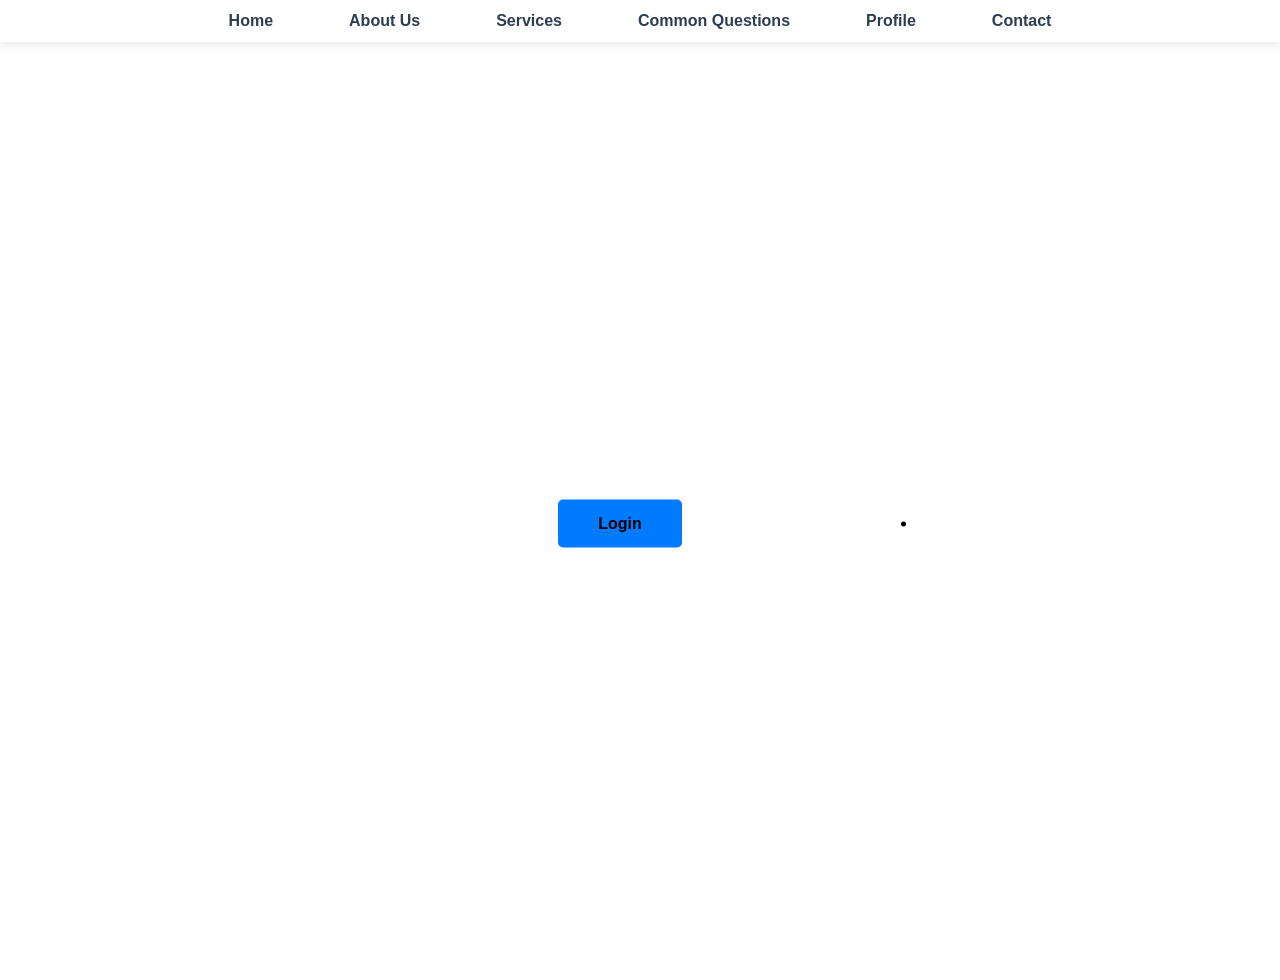
<file: index.html>
<!DOCTYPE html>
<html lang="ar" dir="rtl">
<head>
  <meta charset="UTF-8" />
  <meta name="viewport" content="width=device-width, initial-scale=1" />
  <title>Home</title>
  <link rel="stylesheet" href="css/home-style.css">
  <style>

    /* زر تسجيل الدخول */
    .btn-login a {
      display: inline-block;
      padding: 15px 40px;
      background-color: #007bff;
      color: black;
      text-decoration: none;
      border-radius: 5px;
      font-weight: bold;
      transition: background-color 0.3s ease, transform 0.2s ease;
    }

    .btn-login a:hover {
      background-color: #0056b3;
      transform: translateY(-2px);
      color: aliceblue;
    }

  </style>
</head>
<body>

  <!-- شريط المهام -->
  <div class="taskbar">
    <ul>
      <li><a href="contact.html">Contact</a></li>
      <li><a href="profile.html">Profile</a></li>
      <li><a href="CommonQuestions.html">Common Questions</a></li>
      <li><a href="services.html">Services</a></li>
      <li><a href="AboutUs.html">About Us</a></li>
      <li><a href="index.html">Home</a></li>
    </ul>
  </div>

  <!-- الفيديو على كامل الشاشة -->
  <div class="video-container">
    <video autoplay muted loop playsinline id="myVideo">
      <!-- الاسم مطابق لاسم الملف الفعلي: video/Home.mp4 (حرف H كبير) -->
      <source src="video/Home.mp4" type="video/mp4">
    </video>

    <!-- مربع الهدف في منتصف الفيديو -->
    <div class="video-overlay">
      <div class="goal-box">
        <h1>
          We at Uqlat Al-Suqour Municipality strive to provide a reliable and efficient business environment
        </h1>
        <ul>
          <li class="btn-login">
            <a href="login.html">Login</a>
          </li>
        </ul>
      </div>
    </div>
  </div>

</body>
</html>
</file>
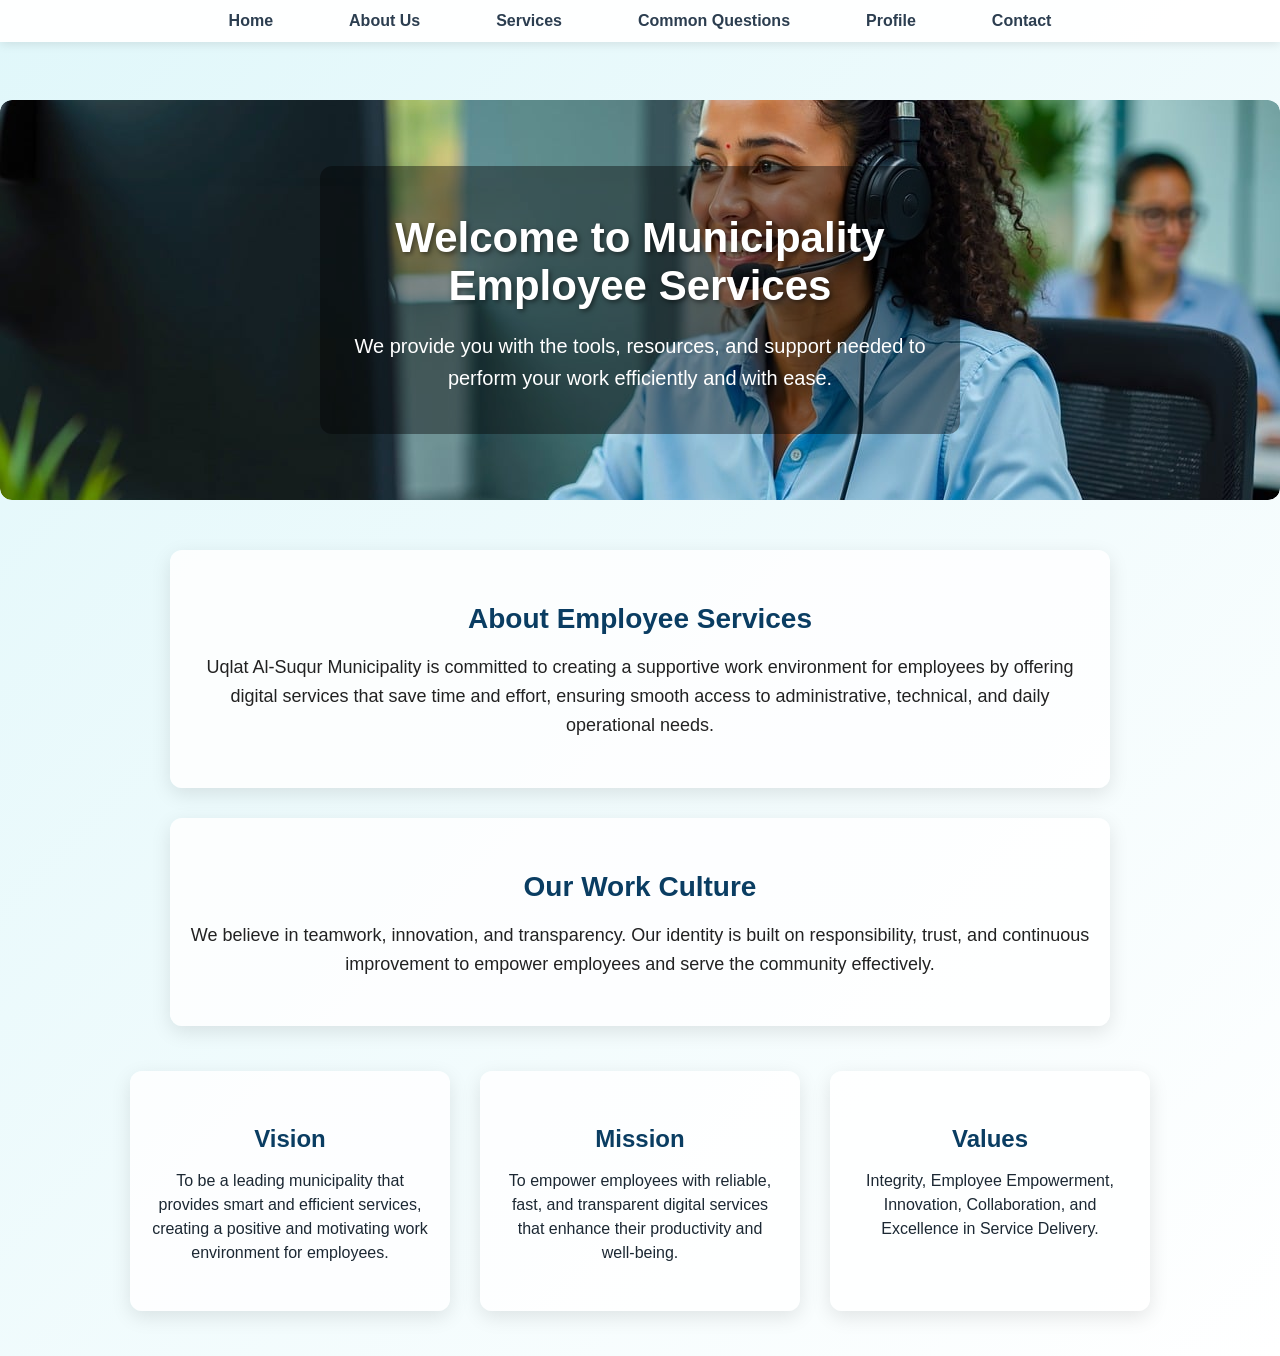
<file: AboutUs.html>
<!DOCTYPE html>
<html lang="en" dir="ltr">
<head>
  <meta charset="UTF-8" />
  <meta name="viewport" content="width=device-width, initial-scale=1" />
  <title>Municipality Employee Services</title>
  <link rel="stylesheet" href="css/About Us.css">
</head>
<body>

  <!-- Taskbar -->
  <div class="taskbar">
  <ul>
    <li><a href="index.html">Home</a></li>
    <li><a href="AboutUs.html">About Us</a></li>
    <li><a href="services.html">Services</a></li>
    <li><a href="CommonQuestions.html">Common Questions</a></li>
    <li><a href="profile.html">Profile</a></li>
    <li><a href="contact.html">Contact</a></li>
  </ul>
</div>


  <!-- Page Content -->
  <div class="home-content">

    <!-- Welcome Section with Image -->
    <div class="welcome-message">
      <img src="images/how we are.jpg" alt="how we are">
      <div class="welcome-text">
        <h1>Welcome to Municipality Employee Services</h1>
        <p>We provide you with the tools, resources, and support needed to perform your work efficiently and with ease.</p>
      </div>
    </div>

    <!-- Introduction -->
    <div class="introduction">
      <h2>About Employee Services</h2>
      <p>Uqlat Al-Suqur  Municipality is committed to creating a supportive work environment for employees by offering digital services that save time and effort, ensuring smooth access to administrative, technical, and daily operational needs.</p>
    </div>

    <!-- Our Culture -->
    <div class="culture">
      <h2>Our Work Culture</h2>
      <p>We believe in teamwork, innovation, and transparency. Our identity is built on responsibility, trust, and continuous improvement to empower employees and serve the community effectively.</p>
    </div>

    <!-- Vision, Mission, Values -->
    <div class="vision-mission-values">
      <div class="vmv-item">
        <h3>Vision</h3>
        <p>To be a leading municipality that provides smart and efficient services, creating a positive and motivating work environment for employees.</p>
      </div>
      <div class="vmv-item">
        <h3>Mission</h3>
        <p>To empower employees with reliable, fast, and transparent digital services that enhance their productivity and well-being.</p>
      </div>
      <div class="vmv-item">
        <h3>Values</h3>
        <p>Integrity, Employee Empowerment, Innovation, Collaboration, and Excellence in Service Delivery.</p>
      </div>
    </div>

  </div>

</body>
</html>
</file>
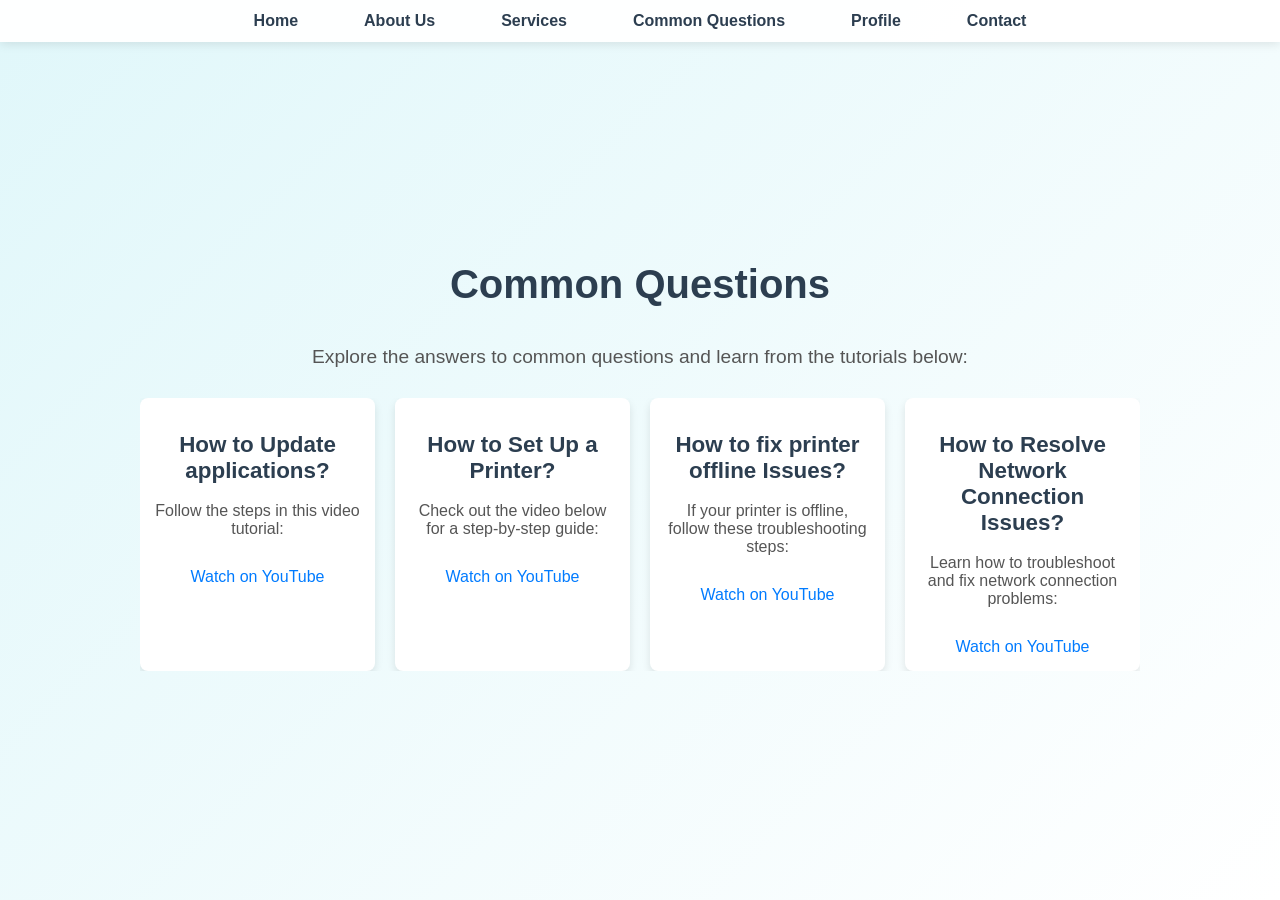
<file: CommonQuestions.html>
<!DOCTYPE html>
<html lang="en">
<head>
  <meta charset="UTF-8">
  <meta name="viewport" content="width=device-width, initial-scale=1">
  <title>Our Services</title>
  <link rel="stylesheet" href="css/Common Questions.css">
</head>
<body>

  <!-- Taskbar -->
  <div class="taskbar">
    <ul>
      <li><a href="index.html">Home</a></li>
      <li><a href="AboutUs.html">About Us</a></li>
      <li><a href="services.html" >Services</a></li>
      <li><a href="CommonQuestions.html" >Common Questions</a></li>
      <li><a href="profile.html">Profile</a></li>
      <li><a href="contact.html">Contact</a></li>
    </ul>
  </div>

  <!-- Frequently Asked Questions Section -->
  <section class="faq-section">
    <h1>Common Questions</h1>
    <p>Explore the answers to common questions and learn from the tutorials below:</p>

    <div class="faq-grid" id="faqGrid">
      <!-- Common Questions 1 -->
      <div class="faq-card" data-faq="Update applications">
        
        <h2>How to Update applications?</h2>
        <p>Follow the steps in this video tutorial:</p>
        <a href="https://youtube.com/shorts/-etABZBvP-s?si=-4lremSEbaw3TTL7" target="_blank" class="faq-link">Watch on YouTube</a>
      </div>

      <!-- Common Questions 2 -->
      <div class="faq-card" data-faq="Printer Setup">
        <h2>How to Set Up a Printer?</h2>
        <p>Check out the video below for a step-by-step guide:</p>
        <a href="https://youtube.com/shorts/Bip9AFdVaOc?si=VTjEtwQVKz0f0Fpi" target="_blank" class="faq-link">Watch on YouTube</a>
      </div>

      <!-- Common Questions 3 -->
      <div class="faq-card" data-faq="Printer Setup">
        <h2>How to fix printer offline Issues?</h2>
        <p>If your printer is offline, follow these troubleshooting steps:</p>
        <a href="https://youtube.com/shorts/8rzlpu0N3ac?si=Y6CmQPAmGBBhgCKc" target="_blank" class="faq-link">Watch on YouTube</a>
      </div>

     <!-- Common Questions 4 -->
      <div class="faq-card" data-faq="Printer Setup">
        <h2>How to Resolve Network Connection Issues?</h2>
        <p>Learn how to troubleshoot and fix network connection problems:</p>
        <a href="https://youtube.com/shorts/M2y5k900xTA?si=SbmBCXxkM9CT999g" target="_blank" class="faq-link">Watch on YouTube</a>
      </div>


      
    </div>
  </section>

  
</body>
</html>
</file>
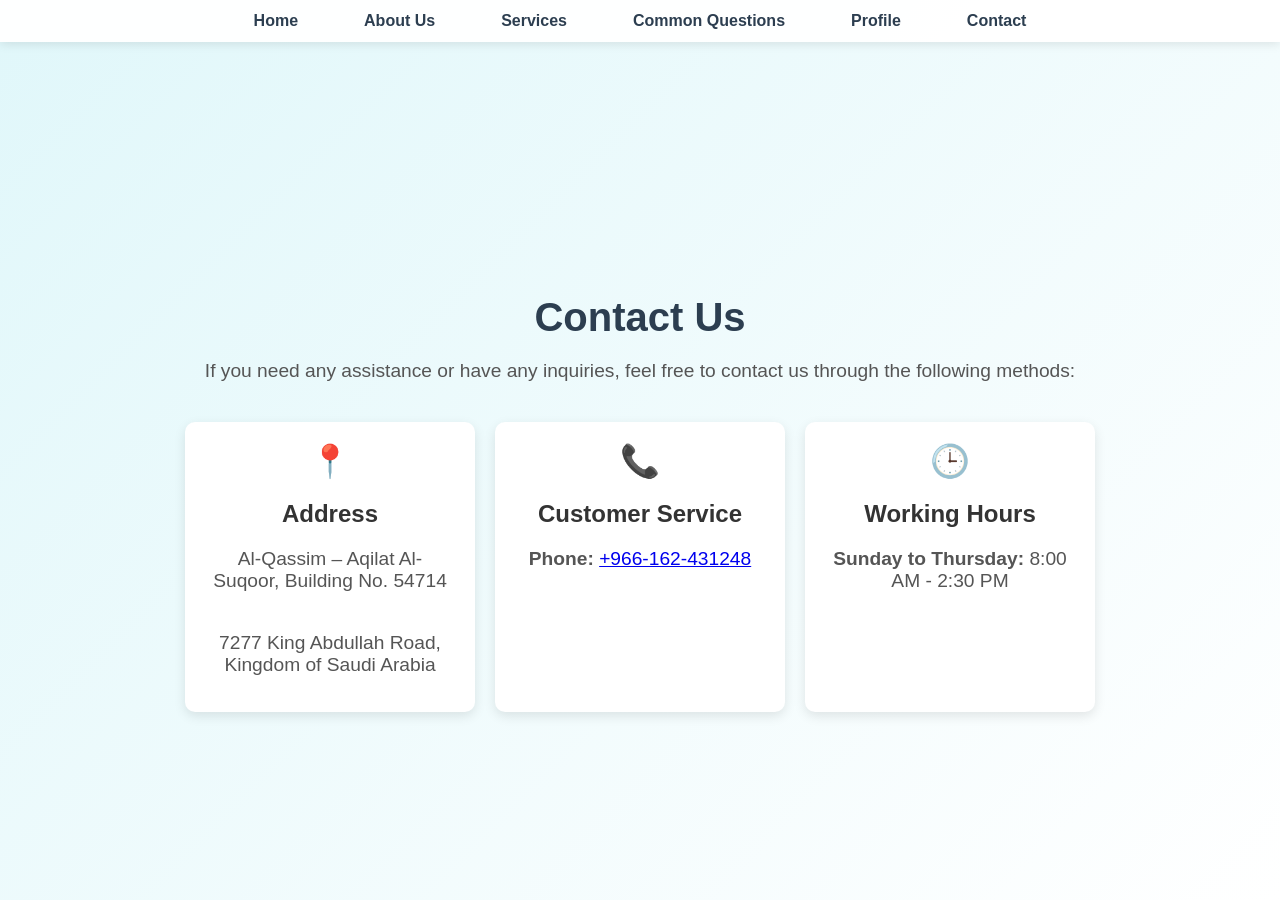
<file: contact.html>
<!DOCTYPE html>
<html lang="en" dir="ltr">
<head>
  <meta charset="UTF-8" />
  <meta name="viewport" content="width=device-width, initial-scale=1" />
  <title>Contact</title>
  <link rel="stylesheet" href="css/contact-style.css?v=2">
</head>
<body>

  <!-- شريط المهام -->
  <div class="taskbar">
    <ul>
    <li><a href="index.html">Home</a></li>
    <li><a href="AboutUs.html">About Us</a></li>
    <li><a href="services.html">Services</a></li>
    <li><a href="CommonQuestions.html">Common Questions</a></li>
    <li><a href="profile.html">Profile</a></li>
    <li><a href="contact.html">Contact</a></li>
  </ul>
  </div>

  <!-- محتوى صفحة التواصل -->
  <div class="contact-content">
    <h1>Contact Us</h1>
    <p>If you need any assistance or have any inquiries, feel free to contact us through the following methods:</p>

    <!-- تنسيق معلومات الاتصال -->
    <div class="contact-info">
      <!-- الموقع -->
      <div class="info-item">
        <span class="icon">📍</span>
        <h2>Address</h2>
        <p>Al-Qassim – Aqilat Al-Suqoor, Building No. 54714</p>
        <p>7277 King Abdullah Road, Kingdom of Saudi Arabia</p>
      </div>
      <!-- الهاتف -->
      <div class="info-item">
        <span class="icon">📞</span>
        <h2>Customer Service</h2>
        <p><strong>Phone:</strong> <a href="tel:+966162431248">+966-162-431248</a></p>
      </div>
      <!-- ساعات العمل -->
      <div class="info-item">
        <span class="icon">🕒</span>
        <h2>Working Hours</h2>
        <p><strong>Sunday to Thursday:</strong> 8:00 AM - 2:30 PM</p>
      </div>
    </div>
  </div>

</body>
</html>
</file>
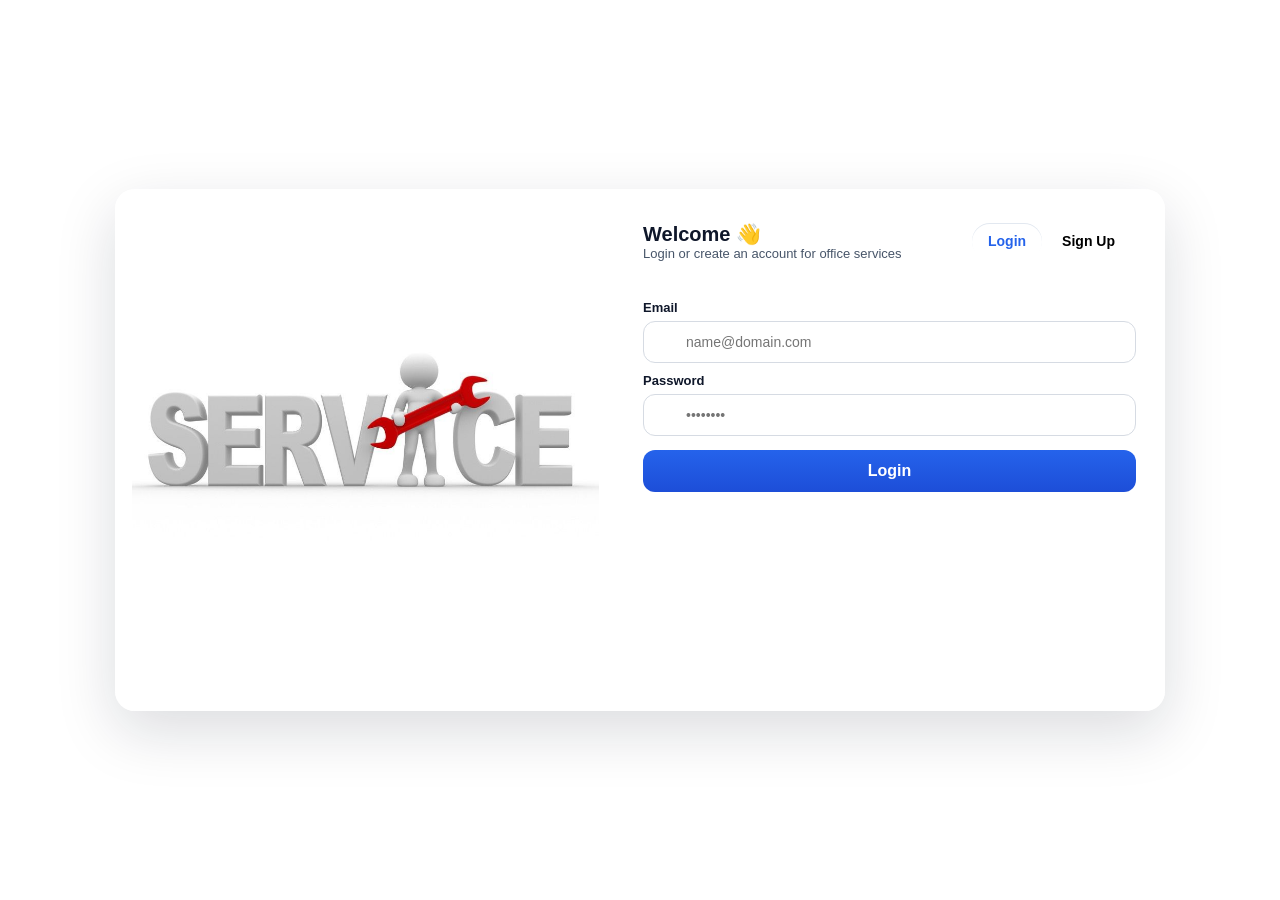
<file: login.html>
<!DOCTYPE html>
<html lang="en">
<head>
  <meta charset="UTF-8">
  <meta name="viewport" content="width=device-width, initial-scale=1.0">
  <title>Municipality Services</title>
  <link rel="stylesheet" href="css/login-style.css">
  <script src="js/login-script.js" defer></script>
</head>
<body>

<!-- DEBUG: build 001 -->


  <main class="page">
    <section class="shell">
      <!-- Left: image -->
      <aside class="aside">
        <img src="images/Login image.jpeg" alt="SERVICE">
      </aside>

      <!-- Right: forms -->
      <div class="panel">
        <div class="header">
          <div>
            <div class="title">Welcome 👋</div>
            <div class="sub">Login or create an account for office services</div>
          </div>
          <div class="tabs" role="tablist">
            <button class="tab" id="tab-login" aria-selected="true">Login</button>
            <button class="tab" id="tab-signup" aria-selected="false">Sign Up</button>
          </div>
        </div>

        <!-- Login form -->
        <form id="pane-login" class="active" action="php/login.php" method="POST">

          <div class="field">
            <label for="loginEmail">Email</label>
            <input id="loginEmail" type="email" name="loginEmail" placeholder="name@domain.com" required>
          </div>

          <div class="field">
            <label for="loginPass">Password</label>
            <input id="loginPass" type="password" name="loginPass" placeholder="••••••••" required>
          </div>

          <button class="btn" type="submit">Login</button>
          <div id="loginMsg" class="msg"></div>
        </form>

        <!-- Signup form -->
        <form id="pane-signup" 
              action="/training_project/php/signup.php" method="POST">
          <div class="field">
            <label for="suName">Name</label>
            <input id="suName" type="text" name="name" placeholder="Your Name" required>
          </div>

          <div class="field">
            <label for="suEmail">Email</label>
            <input id="suEmail" type="email" name="email" placeholder="name@domain.com" required>
          </div>

          <div class="field">
            <label for="suPass">Password</label>
            <input id="suPass" type="password" name="password" placeholder="••••••••" required>
          </div>

          <div class="row">
            <div class="col">
              <div class="field">
                <label for="suDept">Department</label>
                <select id="suDept" name="department" required>
                  <option value="">Select Department</option>
                  <option>IT</option>
                  <option>Finance</option>
                  <option>HR</option>
                  <option>Legal</option>
                  <option>PR</option>
                </select>
              </div>
            </div>
            <div class="col">
              <div class="field">
                <label for="suOffice">Office Number</label>
                <input id="suOffice" type="text" name="office_number" placeholder="Ex: 105" required>
              </div>
            </div>
          </div>

          <button class="btn" type="submit">Create Account</button>
          <div id="suMsg" class="msg"></div>
        </form>
      </div>
    </section>
  </main>

  <script type="text/javascript">
    // تبديل بين النماذج
    document.getElementById('tab-login').addEventListener('click', function() {
        document.getElementById('pane-login').classList.add('active');
        document.getElementById('pane-signup').classList.remove('active');
        this.setAttribute('aria-selected', 'true');
        document.getElementById('tab-signup').setAttribute('aria-selected', 'false');
    });

    document.getElementById('tab-signup').addEventListener('click', function() {
        document.getElementById('pane-signup').classList.add('active');
        document.getElementById('pane-login').classList.remove('active');
        this.setAttribute('aria-selected', 'true');
        document.getElementById('tab-login').setAttribute('aria-selected', 'false');
    });
  </script>
</body>
</html>
</file>
<file: css/home-style.css>
/* إعدادات الفريم */
* {
  box-sizing: border-box;
}

html,
body {
  height: 100%;
  margin: 0;
  font-family: Arial, sans-serif;
  color: var(--txt);
  min-height: 100vh;
}

/* تنسيق الفيديو ليغطي كامل الشاشة */
video#myVideo {
  position: fixed;
  top: 0;
  left: 0;
  width: 100%;
  height: 100%;
  object-fit: cover;
  z-index: -1;
}

/* تنسيق شريط المهام */
.taskbar {
  background-color: rgba(255, 255, 255, 0.95); /* خلفية شفافة */
  position: fixed;
  top: 0;
  width: 100%;
  z-index: 1000;
  box-shadow: 0 2px 10px rgba(0,0,0,0.1);
  padding: 12px 0;
}

.taskbar ul {
  list-style: none;
  display: flex;
  justify-content: center;
  margin: 0;
  padding: 0;
}

.taskbar ul li {
  margin: 0 20px;
}

.taskbar ul li a {
  color: #2C3E50;
  text-decoration: none;
  font-weight: bold;
  padding: 10px 18px;
  font-size: 16px;
  border-radius: 8px;
  transition: 0.3s;
}

.taskbar ul li a:hover,
.taskbar ul li a.active {
  background-color: #2196F3; /* تم التغيير إلى أزرق */
  color: #fff;
}

/* تنسيق محتوى الفيديو */
.video-container {
  padding: 0;
  text-align: center;
  background-color: transparent;
  margin-top: 80px; /* ترك مسافة أسفل شريط المهام */
}

/* مربع الهدف في منتصف الفيديو */
.video-overlay {
  position: absolute;
  top: 50%;
  left: 50%;
  transform: translate(-50%, -50%);
}

.goal-box {
  padding: 20px 30px;
  border-radius: 10px;
  max-width: 700px;
  text-align: center;
}

.goal-box h1 {
  color: #ffffff;
  font-size: 35px; /* السطر الأول */
  font-weight: 700;
  line-height: 1.4;
  margin: 0;
}

.goal-box h1 span {
  display: block;
  font-size: 18px; /* السطر الثاني */
  font-weight: 400;
  margin-top: 10px;
  line-height: 1.5;
}
</file>
<file: css/About Us.css>
/* General Styles */
body {
  margin: 0;
  font-family: 'Arial', sans-serif;
  background: #e6f2ff; /* خلفية فاتحة */
  color: #222;
}

/* شريط المهام */
.taskbar {
  background-color: rgba(255, 255, 255, 0.95);
  position: fixed;
  top: 0;
  width: 100%;
  z-index: 1000;
  box-shadow: 0 2px 10px rgba(0,0,0,0.1);
  padding: 12px 0;
}

.taskbar ul {
  list-style: none;
  display: flex;
  justify-content: center;
  margin: 0;
  padding: 0;
}

.taskbar ul li {
  margin: 0 20px;
}

.taskbar ul li a {
  color: #2C3E50;
  text-decoration: none;
  font-weight: bold;
  padding: 10px 18px;
  font-size: 16px;
  border-radius: 8px;
  transition: 0.3s;
}

.taskbar ul li a:hover,
.taskbar ul li a.active {
  background-color: #2196F3; /* تم التغيير إلى أزرق */
  color: #fff;
}

/* محتوى الصفحة */
.home-content {
  margin-top: 100px;
  text-align: center;
}

/* رسالة الترحيب مع صورة داخل HTML */
.welcome-message {
  position: relative;
  height: 400px;
  margin-bottom: 50px;
  border-radius: 12px;
  overflow: hidden; /* يمنع خروج الصورة من الإطار */
}

.welcome-message img {
  width: 100%;
  height: 100%;
  object-fit: cover; /* تغطي كامل المربع */
  border-radius: 12px;
}

.welcome-message .welcome-text {
  position: absolute;
  top: 50%;
  left: 50%;
  transform: translate(-50%, -50%);
  color: white;
  text-align: center;
  padding: 20px;
  background: rgba(0,0,0,0.4); /* طبقة شفافة خلف النص */
  border-radius: 12px;
}

.welcome-message h1 {
  font-size: 42px;
  margin-bottom: 15px;
  text-shadow: 2px 2px 5px rgba(0,0,0,0.5);
}
.welcome-message p {
  font-size: 20px;
  line-height: 1.6;
}

/* مقدمة */
.introduction, .culture {
  background-color: rgba(255,255,255,0.85);
  margin: 30px auto;
  padding: 30px 20px;
  max-width: 900px;
  border-radius: 12px;
  box-shadow: 0 6px 20px rgba(0,0,0,0.1);
}
.introduction h2, .culture h2 {
  font-size: 28px;
  color: #0a3d62;
  margin-bottom: 15px;
}
.introduction p, .culture p {
  font-size: 18px;
  line-height: 1.6;
}

/* الرؤية المهمة القيم */
.vision-mission-values {
  display: flex;
  justify-content: center;
  flex-wrap: wrap;
  margin: 30px auto;
}
.vmv-item {
  background-color: rgba(255,255,255,0.85);
  padding: 30px 20px;
  margin: 15px;
  border-radius: 12px;
  width: 280px;
  box-shadow: 0 6px 20px rgba(0,0,0,0.1);
  transition: transform 0.3s, box-shadow 0.3s;
}
.vmv-item:hover {
  transform: translateY(-5px);
  box-shadow: 0 10px 25px rgba(0,0,0,0.15);
}
.vmv-item h3 {
  font-size: 24px;
  color: #0a3d62;
  margin-bottom: 12px;
}
.vmv-item p {
  font-size: 16px;
  color: #1c2833;
  line-height: 1.5;
}
body{
    background: linear-gradient(135deg, #e0f7fa, #ffffff);

}
</file>
<file: css/Common Questions.css>
/* =================== شريط المهام =================== */
.taskbar {
  background-color: rgba(255, 255, 255, 0.95); /* خلفية شفافة */
  position: fixed;
  top: 0;
  width: 100%;
  z-index: 1000;
  box-shadow: 0 2px 10px rgba(0, 0, 0, 0.1);
  padding: 12px 0;
}

.taskbar ul {
  list-style: none;
  display: flex;
  justify-content: center;
  margin: 0;
  padding: 0;
}

.taskbar ul li {
  margin: 0 15px;
}

.taskbar ul li a {
  color: #2C3E50;
  text-decoration: none;
  font-weight: bold;
  padding: 10px 18px;
  font-size: 16px;
  border-radius: 8px;
  transition: 0.3s;
}

.taskbar ul li a:hover,
.taskbar ul li a.active {
  background-color: #2196F3; /* تم التغيير إلى أزرق */
  color: #fff;
}

/* =================== محتوى الصفحة =================== */
body {
  font-family: 'Arial', sans-serif;
  margin: 0;
  padding: 0; /* تم إزالة padding-top لأنه ليس ضروري */
  background: linear-gradient(135deg, #e0f7fa, #ffffff);
  color: #2C3E50;
  min-height: 100vh; /* التأكد من تغطية كامل ارتفاع الصفحة */
  display: flex;
  justify-content: center; /* توسيط الأسئلة في الصفحة */
  align-items: center; /* توسيط الأسئلة عموديًا */
  flex-direction: column;
  box-sizing: border-box; /* التأكد من أن البُعد يتضمن padding والمحتوى */
}

/* =================== الأسئلة في سطر واحد =================== */
.faq-section {
  padding: 20px;
  background-color: transparent; /* جعل الخلفية شفافة */
  border-radius: 8px;
  width: 80%; /* عرض القسم */
  max-width: 1000px; /* الحد الأقصى للعرض */
  display: flex;
  flex-direction: column;
  align-items: center;
  text-align: center; /* توسيط النص */
}

.faq-section h1 {
  font-size: 2.5em;
  margin-bottom: 20px;
  color: #2C3E50;
}

.faq-section p {
  font-size: 1.2em;
  margin-bottom: 30px;
  color: #555;
}

/* =================== الأسئلة في مربعات =================== */
.faq-grid {
  display: flex;
  gap: 20px;
  justify-content: center; /* توسيط الأسئلة */
  flex-wrap: nowrap; /* إبقاء الأسئلة في سطر واحد */
  width: 100%;
  max-width: 1000px;
  margin: 0 auto; /* توسيط الشبكة */
  overflow-x: auto; /* السماح بالتمرير الأفقي إذا كانت الأسئلة كثيرة */
}

.faq-card {
  background-color: #fff; /* خلفية بيضاء للمربع */
  border-radius: 8px;
  padding: 15px;
  width: 100%;
  max-width: 250px; /* تحديد عرض كل مربع */
  text-align: center; /* توسيط النص داخل المربع */
  box-shadow: 0 4px 8px rgba(0, 0, 0, 0.1);
  transition: transform 0.3s ease, box-shadow 0.3s ease;
}

.faq-card img {
  width: 100%;
  height: auto;
  margin-bottom: 10px;
}

.faq-card h2 {
  font-size: 1.4em;
}

.faq-card p {
  font-size: 1em;
  color: #555;
}

.faq-link {
  color: #007bff;
  text-decoration: none;
}

.faq-link:hover {
  text-decoration: underline;
}

/* =================== التمرير (Scrollbar) =================== */
::-webkit-scrollbar {
  width: 12px;
}

::-webkit-scrollbar-thumb {
  background-color: #2196F3; /* التمرير باللون الأزرق */
  border-radius: 10px;
}

::-webkit-scrollbar-track {
  background-color: #f1f1f1; /* خلفية التمرير */
}

/* =================== Responsive =================== */
@media (max-width: 900px) {
  .faq-grid {
    flex-direction: column; /* عرض الأسئلة في عمود واحد */
    align-items: center; /* توسيط الأسئلة */
  }
}
</file>
<file: css/contact-style.css>
/* =================== شريط المهام =================== */
.taskbar {
  background-color: rgba(255, 255, 255, 0.95); /* خلفية شفافة */
  position: fixed;
  top: 0;
  width: 100%;
  z-index: 1000;
  box-shadow: 0 2px 10px rgba(0, 0, 0, 0.1);
  padding: 12px 0;
}

.taskbar ul {
  list-style: none;
  margin: 0;
  padding: 0;
  display: flex;
  justify-content: center;
}

.taskbar ul li {
  margin: 0 15px;
}

.taskbar ul li a {
  color: #2C3E50; /* نفس اللون المستخدم في "Contact Us" */
  text-decoration: none;
  font-weight: bold;
  padding: 10px 18px;
  font-size: 16px; /* تم تعديل الحجم ليكون متناسقاً مع بقية الصفحة */
  font-family: 'Arial', sans-serif; /* نفس الخط المستخدم في "Contact Us" */
  border-radius: 8px;
  transition: 0.3s;
}

.taskbar ul li a:hover,
.taskbar ul li a.active {
  background-color: #2196F3; /* تم التغيير إلى أزرق */
  color: #fff;
}

/* =================== محتوى صفحة التواصل =================== */
body {
  font-family: 'Arial', sans-serif;
  margin: 0;
  padding: 0;
  background: linear-gradient(135deg, #e0f7fa, #ffffff); /* الخلفية المطلوبة */
  color: #2C3E50;
  min-height: 100vh; /* التأكد من تغطية كامل ارتفاع الصفحة */
  display: flex;
  justify-content: center; /* توسيط المحتوى */
  align-items: center; /* توسيط المحتوى عموديًا */
  flex-direction: column;
  box-sizing: border-box; /* التأكد من أن البُعد يتضمن padding والمحتوى */
}

/* =================== محتوى صفحة التواصل =================== */
.contact-content {
  font-family: 'Arial', sans-serif;
  margin: 80px auto 0 auto; /* إضافة هامش علوي ليفصل عن الشريط العلوي */
  width: 80%;
  max-width: 1000px;
  text-align: center;
}

.contact-content h1 {
  font-size: 2.5em;
  margin-bottom: 20px;
  color: #2C3E50;
}

.contact-content p {
  font-size: 1.2em;
  color: #555;
  margin-bottom: 40px;
}

/* =================== تنسيق معلومات الاتصال =================== */
.contact-info {
  display: flex;
  justify-content: center;
  align-items: center;
  gap: 20px;
  flex-wrap: wrap; /* لضمان ترتيب المربعات بشكل مناسب في الشاشات الصغيرة */
}

.info-item {
  background-color: #fff;
  border-radius: 10px;
  padding: 20px;
  width: 250px;
  height: 250px;
  text-align: center;
  box-shadow: 0 4px 12px rgba(0, 0, 0, 0.1);
  transition: transform 0.3s ease, box-shadow 0.3s ease;
}

.info-item h2 {
  font-size: 1.5em;
  color: #333;
}

.info-item p {
  font-size: 1.2em;
  color: #555;
}

.info-item .icon {
  font-size: 2em;
  margin-bottom: 10px;
}
</file>
<file: css/login-style.css>
/* Variables */
:root {
  --bg1: #0ea5e9;
  --bg2: #6366f1;
  --card: #ffffffcc;
  --stroke: #ffffff40;
  --txt: #0f172a;
  --muted: #475569;
  --brand: #2563eb;
  --brand-2: #1d4ed8;
  --ok: #16a34a;
  --err: #dc2626;
  --radius: 20px;
}

/* Reset */
* {
  box-sizing: border-box;
}

html, body {
  height: 100%;
  margin: 0;
  font-family: Arial, sans-serif;
  color: var(--txt);
}

/* Background */
body {
  background-color: #ffffff; /* تغيير الخلفية إلى اللون الأبيض */
}

/* Page layout */
.page {
  min-height: 100%;
  display: grid;
  place-items: center;
  padding: 24px;
}

/* Shell container */
.shell {
  width: min(1050px, 100%);
  display: grid;
  grid-template-columns: 1fr 1.1fr;
  background: var(--card);
  border: 1px solid var(--stroke);
  border-radius: var(--radius);
  overflow: hidden;
  box-shadow: 0 20px 60px rgba(15, 23, 42, 0.15);
}

/* Left aside (image section) */
.aside {
  position: relative;
  display: flex;
  align-items: center;
  justify-content: center;
  min-height: 520px;
  background: #fff;
}

.aside img {
  width: 100%;
  height: 100%;
  object-fit: contain;
  padding: 16px;
}

.badge {
  position: absolute;
  top: 16px;
  left: 16px;
  background: #0b1220cc;
  color: #fff;
  padding: 8px 12px;
  border-radius: 999px;
  font-size: 12px;
}

/* Right panel (forms section) */
.panel {
  padding: 28px;
  display: flex;
  flex-direction: column;
}

/* Header of panel */
.header {
  display: flex;
  justify-content: space-between;
  align-items: center;
  margin-bottom: 12px;
}

.title {
  font-size: 20px;
  font-weight: 800;
}

.sub {
  color: var(--muted);
  font-size: 13px;
}

/* Tabs */
.tabs {
  display: flex;
  background: #ffffff80;
  border: 1px solid var(--stroke);
  border-radius: 999px;
  padding: 4px;
  gap: 4px;
}

.tab {
  border: 0;
  background: transparent;
  padding: 10px 16px;
  border-radius: 999px;
  cursor: pointer;
  font-weight: 700;
  font-size: 14px;
}

.tab[aria-selected="true"] {
  background: #fff;
  color: var(--brand);
  box-shadow: 0 1px 0 0 #e2e8f0 inset;
}

/* Forms */
form {
  display: none;
  margin-top: 14px;
}

form.active {
  display: block;
}

.row {
  display: flex;
  gap: 12px;
}

.col {
  flex: 1;
}

/* Form labels and input fields */
label {
  display: block;
  margin: 10px 0 6px;
  font-weight: 700;
  font-size: 13px;
}

.field {
  position: relative;
}

.field input,
.field select {
  width: 100%;
  padding: 12px 14px 12px 42px;
  border: 1px solid #d6dbe3;
  border-radius: 12px;
  background: #fff;
  font-size: 14px;
  color: var(--txt);
  outline: 0;
}

.field input:focus,
.field select:focus {
  border-color: #9db4ff;
  box-shadow: 0 0 0 4px rgba(37, 99, 235, 0.15);
}

/* Added icon for input fields */
.icon {
  position: absolute;
  left: 12px;
  top: 50%;
  transform: translateY(-50%);
  font-size: 16px;
  opacity: 0.7;
}

/* Button style */
.btn {
  width: 100%;
  margin-top: 14px;
  padding: 12px 14px;
  border: 0;
  border-radius: 12px;
  background: linear-gradient(180deg, var(--brand), var(--brand-2));
  color: #fff;
  font-weight: 800;
  font-size: 16px;
  cursor: pointer;
}

.btn:hover {
  filter: brightness(1.05);
}

/* Footer message */
.meta {
  text-align: center;
  font-size: 13px;
  margin-top: 10px;
}

.meta a {
  color: var(--brand);
  text-decoration: none;
  font-weight: 800;
}

.meta a:hover {
  text-decoration: underline;
}

/* Message styles */
.msg {
  margin-top: 10px;
  text-align: center;
  font-size: 14px;
  min-height: 20px;
}

.ok {
  color: var(--ok);
}

.err {
  color: var(--err);
}

/* Responsive layout */
@media (max-width: 900px) {
  .shell {
    grid-template-columns: 1fr;
  }
  .aside {
    min-height: 220px;
  }
}
#pane-login, #pane-signup {
    display: none;
}

#pane-login.active, #pane-signup.active {
    display: block;
}
</file>
